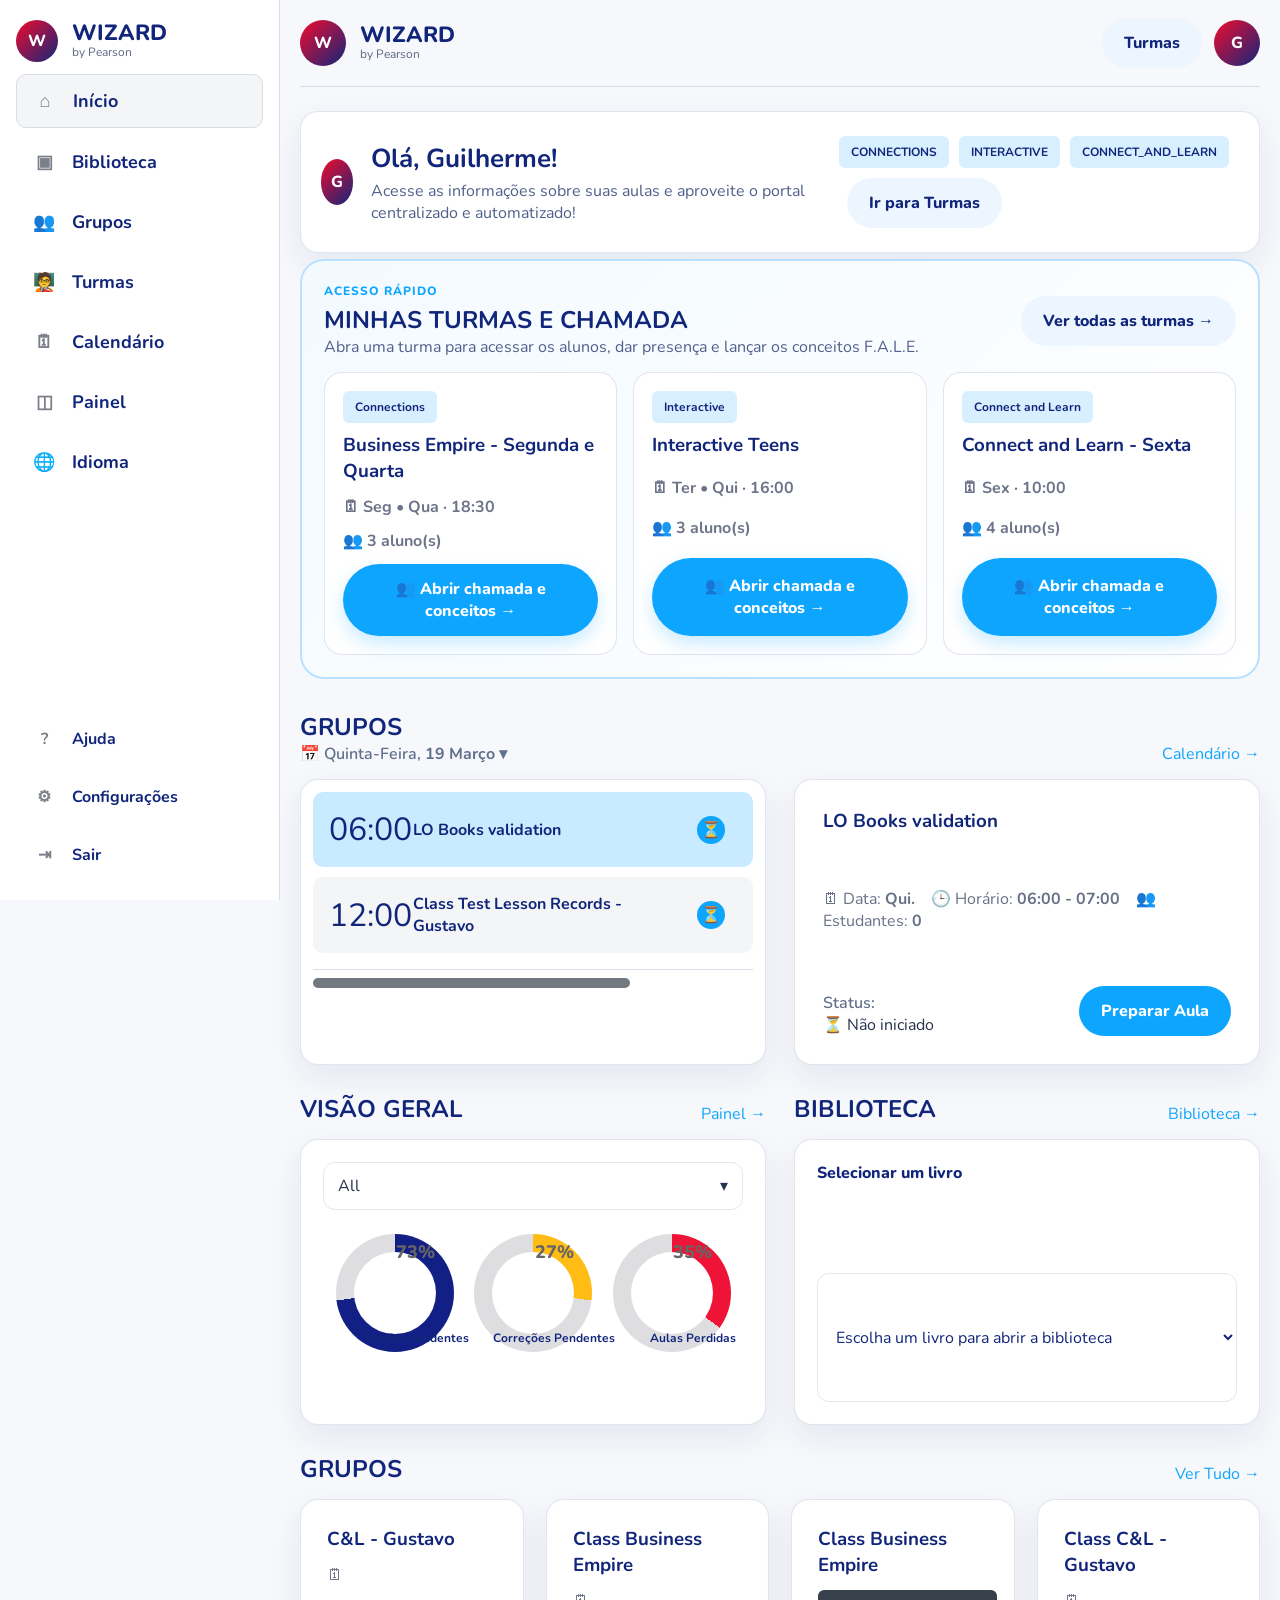
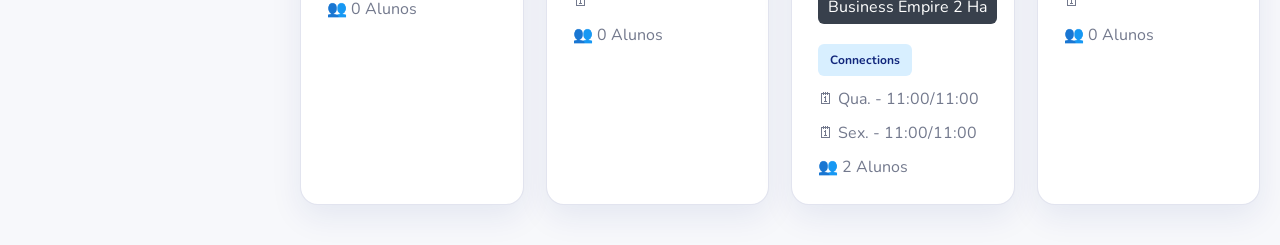
<file: index.html>
<!DOCTYPE html>
<html lang="pt-BR">
  <head>
    <meta charset="UTF-8" />
    <meta name="viewport" content="width=device-width, initial-scale=1.0" />
    <title>Wizard Portal</title>
    <link rel="preconnect" href="https://fonts.googleapis.com" />
    <link rel="preconnect" href="https://fonts.gstatic.com" crossorigin />
    <link href="https://fonts.googleapis.com/css2?family=Nunito:wght@400;600;700;800&display=swap" rel="stylesheet" />
    <link rel="stylesheet" href="styles.css?v=11" />
  </head>
  <body>
    <div class="app-shell">
      <aside class="sidebar" id="sidebar">
        <div class="sidebar__header">
          <div class="brand brand--sidebar">
            <div class="brand__mark">W</div>
            <div>
              <div class="brand__name">WIZARD</div>
              <div class="brand__sub">by Pearson</div>
            </div>
          </div>
          <button class="icon-button sidebar__close" id="closeSidebar" aria-label="Fechar menu">✕</button>
        </div>

        <nav class="sidebar__nav" id="navMenu">
          <a href="./index.html#home" class="nav-item is-active" data-nav-id="home"><span class="nav-item__icon">⌂</span><span>Início</span></a>
          <a href="./biblioteca.html" class="nav-item" data-nav-id="biblioteca"><span class="nav-item__icon">▣</span><span>Biblioteca</span></a>
          <a href="./grupos.html" class="nav-item" data-nav-id="grupos"><span class="nav-item__icon">👥</span><span>Grupos</span></a>
          <a href="./turmas.html" class="nav-item" data-nav-id="turmas"><span class="nav-item__icon">🧑‍🏫</span><span>Turmas</span></a>
          <a href="./index.html#calendario" class="nav-item" data-nav-id="calendario"><span class="nav-item__icon">🗓</span><span>Calendário</span></a>
          <a href="./index.html#painel" class="nav-item" data-nav-id="painel"><span class="nav-item__icon">◫</span><span>Painel</span></a>
          <a href="./index.html#idioma" class="nav-item" data-nav-id="idioma"><span class="nav-item__icon">🌐</span><span>Idioma</span></a>
        </nav>

        <div class="sidebar__footer">
          <button class="nav-item nav-item--ghost"><span class="nav-item__icon">?</span><span>Ajuda</span></button>
          <button class="nav-item nav-item--ghost"><span class="nav-item__icon">⚙</span><span>Configurações</span></button>
          <button class="nav-item nav-item--ghost"><span class="nav-item__icon">⇥</span><span>Sair</span></button>
        </div>
      </aside>

      <div class="overlay" id="overlay"></div>

      <main class="main-content">
        <header class="topbar">
          <div class="topbar__left">
            <button class="icon-button menu-toggle" id="openSidebar" aria-label="Abrir menu">☰</button>
            <div class="brand">
              <div class="brand__mark">W</div>
              <div>
                <div class="brand__name">WIZARD</div>
                <div class="brand__sub">by Pearson</div>
              </div>
            </div>
          </div>
          <div class="topbar__actions">
            <a href="./turmas.html" class="secondary-button topbar__link" id="topbarTurmasButton">Turmas</a>
            <div class="topbar__avatar">G</div>
          </div>
        </header>

        <section class="page page--active" data-page="home" id="home">
          <section class="hero card">
            <div class="hero__identity">
              <div class="hero__avatar">G</div>
              <div>
                <h1>Olá, Guilherme!</h1>
                <p>Acesse as informações sobre suas aulas e aproveite o portal centralizado e automatizado!</p>
              </div>
            </div>
            <div class="hero__tags">
              <span class="tag">CONNECTIONS</span>
              <span class="tag">INTERACTIVE</span>
              <span class="tag">CONNECT_AND_LEARN</span>
              <a href="./turmas.html" class="secondary-button hero__action" id="heroTurmasButton">Ir para Turmas</a>
            </div>
          </section>

          <section class="home-classes" aria-labelledby="homeClassesTitle">
            <div class="section-header">
              <div>
                <span class="flow-step">ACESSO RÁPIDO</span>
                <h2 id="homeClassesTitle">MINHAS TURMAS E CHAMADA</h2>
                <p>Abra uma turma para acessar os alunos, dar presença e lançar os conceitos F.A.L.E.</p>
              </div>
              <a href="./turmas.html" class="secondary-button" id="viewAllClassesButton">Ver todas as turmas →</a>
            </div>
            <div id="homeClassesList" class="home-classes__grid"></div>
          </section>

          <section class="section-header">
            <div>
              <h2>GRUPOS</h2>
              <div class="section-header__meta">📅 Quinta-Feira, <strong>19 Março</strong> ▾</div>
            </div>
            <a href="#" class="section-link">Calendário →</a>
          </section>

          <section class="grid-two">
            <div class="card agenda-card">
              <button class="agenda-item agenda-item--active">
                <span class="agenda-item__time">06:00</span>
                <span class="agenda-item__title">LO Books validation</span>
                <span class="status-pill">⏳</span>
              </button>
              <button class="agenda-item">
                <span class="agenda-item__time">12:00</span>
                <span class="agenda-item__title">Class Test Lesson Records - Gustavo</span>
                <span class="status-pill">⏳</span>
              </button>
              <div class="progress-line"><span></span></div>
            </div>
            <div class="card detail-card">
              <h3>LO Books validation</h3>
              <div class="detail-card__meta">🗓 Data: <strong>Qui.</strong> &nbsp;&nbsp; 🕒 Horário: <strong>06:00 - 07:00</strong> &nbsp;&nbsp; 👥 Estudantes: <strong>0</strong></div>
              <div class="detail-card__footer">
                <div>
                  <div class="muted-title">Status:</div>
                  <div class="detail-card__status">⏳ Não iniciado</div>
                </div>
                <button class="primary-button">Preparar Aula</button>
              </div>
            </div>
          </section>

          <section class="grid-two">
            <div>
              <section class="section-header">
                <h2>VISÃO GERAL</h2>
                <a href="#" class="section-link">Painel →</a>
              </section>
              <div class="card analytics-card">
                <div class="select-display">All <span>▾</span></div>
                <div class="analytics-card__charts">
                  <div class="ring ring--blue"><span>73%</span><small>Tarefas Pendentes</small></div>
                  <div class="ring ring--yellow"><span>27%</span><small>Correções Pendentes</small></div>
                  <div class="ring ring--red"><span>35%</span><small>Aulas Perdidas</small></div>
                </div>
              </div>
            </div>
            <div>
              <section class="section-header">
                <h2>BIBLIOTECA</h2>
                <a href="./biblioteca.html" class="section-link" id="homeLibraryLink">Biblioteca →</a>
              </section>
              <div class="card library-card">
                <label class="field-label" for="homeLibrarySelect">Selecionar um livro</label>
                <select class="library-select" id="homeLibrarySelect">
                  <option value="">Escolha um livro para abrir a biblioteca</option>
                </select>
              </div>
            </div>
          </section>

          <section class="section-header">
            <h2>GRUPOS</h2>
            <a href="#" class="section-link">Ver Tudo →</a>
          </section>
          <section class="groups-grid">
            <article class="card mini-group-card">
              <h3>C&amp;L - Gustavo</h3>
              <div class="mini-group-card__meta">🗓</div>
              <div class="mini-group-card__meta">👥 0 Alunos</div>
            </article>
            <article class="card mini-group-card">
              <h3>Class Business Empire</h3>
              <div class="mini-group-card__meta">🗓</div>
              <div class="mini-group-card__meta">👥 0 Alunos</div>
            </article>
            <article class="card mini-group-card">
              <h3>Class Business Empire</h3>
              <span class="label-dark">Business Empire 2 Ha</span>
              <span class="tag tag--small">Connections</span>
              <div class="mini-group-card__meta">🗓 Qua. - 11:00/11:00</div>
              <div class="mini-group-card__meta">🗓 Sex. - 11:00/11:00</div>
              <div class="mini-group-card__meta">👥 2 Alunos</div>
            </article>
            <article class="card mini-group-card">
              <h3>Class C&amp;L - Gustavo</h3>
              <div class="mini-group-card__meta">🗓</div>
              <div class="mini-group-card__meta">👥 0 Alunos</div>
            </article>
          </section>
        </section>

        <section class="page" data-page="biblioteca" id="biblioteca">
          <section class="section-header section-header--page">
            <div>
              <span class="flow-step">MATERIAIS DIDÁTICOS</span>
              <h1>Biblioteca</h1>
              <p>Selecione um livro para visualizar os materiais e recursos disponíveis.</p>
            </div>
          </section>

          <section class="card library-search-card">
            <div class="search-field">
              <span>⌕</span>
              <input id="librarySearch" type="search" placeholder="Buscar livro pelo nome" aria-label="Buscar livro pelo nome" />
            </div>
          </section>

          <section id="libraryBooks" class="library-books" aria-live="polite"></section>
          <div id="libraryFeedback" class="library-feedback hidden" role="status"></div>
          <section id="libraryEmpty" class="card empty-state hidden">
            <div class="empty-state__icon">📚</div>
            <h3>Nenhum livro encontrado</h3>
            <p>Tente buscar usando outro nome.</p>
          </section>
        </section>

        <section class="page" data-page="turmas" id="turmas">
          <div id="classesOverview">
          <section class="section-header section-header--page">
            <div>
              <h1>Turmas</h1>
              <p>Gerencie as suas turmas, horários e integrantes dentro do mesmo fluxo do portal.</p>
            </div>
            <button class="primary-button" id="createClassButton">Criar Turma</button>
          </section>

          <section class="classes-callout" aria-label="Como registrar uma aula">
            <div class="classes-callout__icon">✓</div>
            <div>
              <span class="flow-step">PASSO 1 DE 3</span>
              <strong>Faça a chamada e lance os conceitos da aula</strong>
              <p>Clique em <b>Abrir turma e chamada</b>, escolha um aluno e registre presença e conceitos F.A.L.E.</p>
            </div>
          </section>

          <section class="card filters-card">
            <div class="search-field">
              <span>⌕</span>
              <input id="classSearch" type="text" placeholder="Buscar turma por nome ou modalidade" />
            </div>
            <div class="select-field">
              <label for="modalityFilter">Modalidade</label>
              <select id="modalityFilter">
                <option value="all">Todas</option>
              </select>
            </div>
          </section>

          <section id="classesSummary" class="stats-strip"></section>
          <section id="classesList" class="classes-grid"></section>
          <section id="emptyState" class="card empty-state hidden">
            <div class="empty-state__icon">📚</div>
            <h3>Você ainda não possui turmas cadastradas</h3>
            <p>Crie a primeira turma para organizar dias, horários e alunos no portal.</p>
            <button class="primary-button" id="emptyCreateButton">Criar Turma</button>
          </section>
          </div>

          <section id="classDetail" class="detail-view hidden" aria-live="polite"></section>
          <section id="studentRecord" class="detail-view hidden" aria-live="polite"></section>
        </section>

        <section class="page" data-page="grupos" id="grupos">
          <section class="section-header section-header--page"><div><h1>Grupos</h1><p>Acompanhe os grupos e seus integrantes.</p></div></section>
          <section class="card simple-page-card"><span class="simple-page-card__icon">👥</span><div><h2>Seus grupos</h2><p>Os grupos cadastrados estão disponíveis na página inicial do portal.</p><a class="primary-button" href="./index.html#home">Ver grupos na página inicial</a></div></section>
        </section>

        <section class="page" data-page="calendario" id="calendario">
          <section class="section-header section-header--page"><div><h1>Calendário</h1><p>Consulte a programação das suas aulas.</p></div></section>
          <section class="card simple-page-card"><span class="simple-page-card__icon">🗓</span><div><h2>Agenda de aulas</h2><p>Use a agenda da página inicial para acompanhar os próximos horários.</p><a class="primary-button" href="./index.html#home">Abrir agenda</a></div></section>
        </section>

        <section class="page" data-page="painel" id="painel">
          <section class="section-header section-header--page"><div><h1>Painel</h1><p>Visualize um resumo do desempenho das suas turmas.</p></div></section>
          <section class="card simple-page-card"><span class="simple-page-card__icon">◫</span><div><h2>Visão geral</h2><p>Os principais indicadores estão disponíveis na página inicial.</p><a class="primary-button" href="./index.html#home">Ver indicadores</a></div></section>
        </section>

        <section class="page" data-page="idioma" id="idioma">
          <section class="section-header section-header--page"><div><h1>Idioma</h1><p>Defina o idioma utilizado no portal.</p></div></section>
          <section class="card simple-page-card"><span class="simple-page-card__icon">🌐</span><div><h2>Português (Brasil)</h2><p>Este é o idioma ativo para a sua conta.</p><button class="secondary-button" type="button" disabled>Idioma selecionado</button></div></section>
        </section>
      </main>
    </div>

    <div class="modal hidden" id="classModal" aria-hidden="true">
      <div class="modal__backdrop" id="modalBackdrop"></div>
      <div class="modal__panel card">
        <div class="modal__header">
          <div>
            <h2 id="modalTitle">Criar Turma</h2>
            <p id="modalSubtitle">Preencha as informações da turma e selecione os alunos.</p>
          </div>
          <button class="icon-button" id="closeModal" aria-label="Fechar modal">✕</button>
        </div>
        <form id="classForm" class="form-layout">
          <div class="field-group">
            <label for="className">Nome da turma</label>
            <input id="className" name="className" type="text" placeholder="Ex.: Business Empire - Segunda e Quarta" required />
          </div>

          <div class="field-group">
            <span class="field-label">Dias da semana</span>
            <div class="weekday-grid" id="weekdayGrid"></div>
          </div>

          <div class="time-grid">
            <div class="field-group">
              <label for="startTime">Horário inicial</label>
              <input id="startTime" name="startTime" type="time" required />
            </div>
            <div class="field-group">
              <label for="endTime">Horário final</label>
              <input id="endTime" name="endTime" type="time" required />
            </div>
          </div>

          <div class="field-group">
            <label for="classModality">Modalidade</label>
            <select id="classModality" name="classModality" required></select>
          </div>

          <div class="field-group">
            <label for="classRoom">Sala</label>
            <select id="classRoom" name="classRoom" required></select>
            <div id="roomHelper" class="helper-text">Selecione a sala para evitar conflito com outros professores.</div>
            <div id="classConflict" class="conflict-message hidden" role="alert"></div>
          </div>

          <div class="field-group">
            <label for="studentSearch">Inserir integrantes / alunos</label>
            <div class="student-selector">
              <div class="search-field search-field--compact">
                <span>⌕</span>
                <input id="studentSearch" type="text" placeholder="Pesquisar aluno por nome" />
              </div>
              <div id="selectedStudents" class="chip-list"></div>
              <div id="studentOptions" class="student-options"></div>
            </div>
          </div>

          <div class="modal__actions">
            <button type="button" class="secondary-button" id="cancelModal">Cancelar</button>
            <button type="submit" class="primary-button" id="saveClassButton">Salvar Turma</button>
          </div>
        </form>
      </div>
    </div>

    <script src="script.js?v=11"></script>
  </body>
</html>
</file>
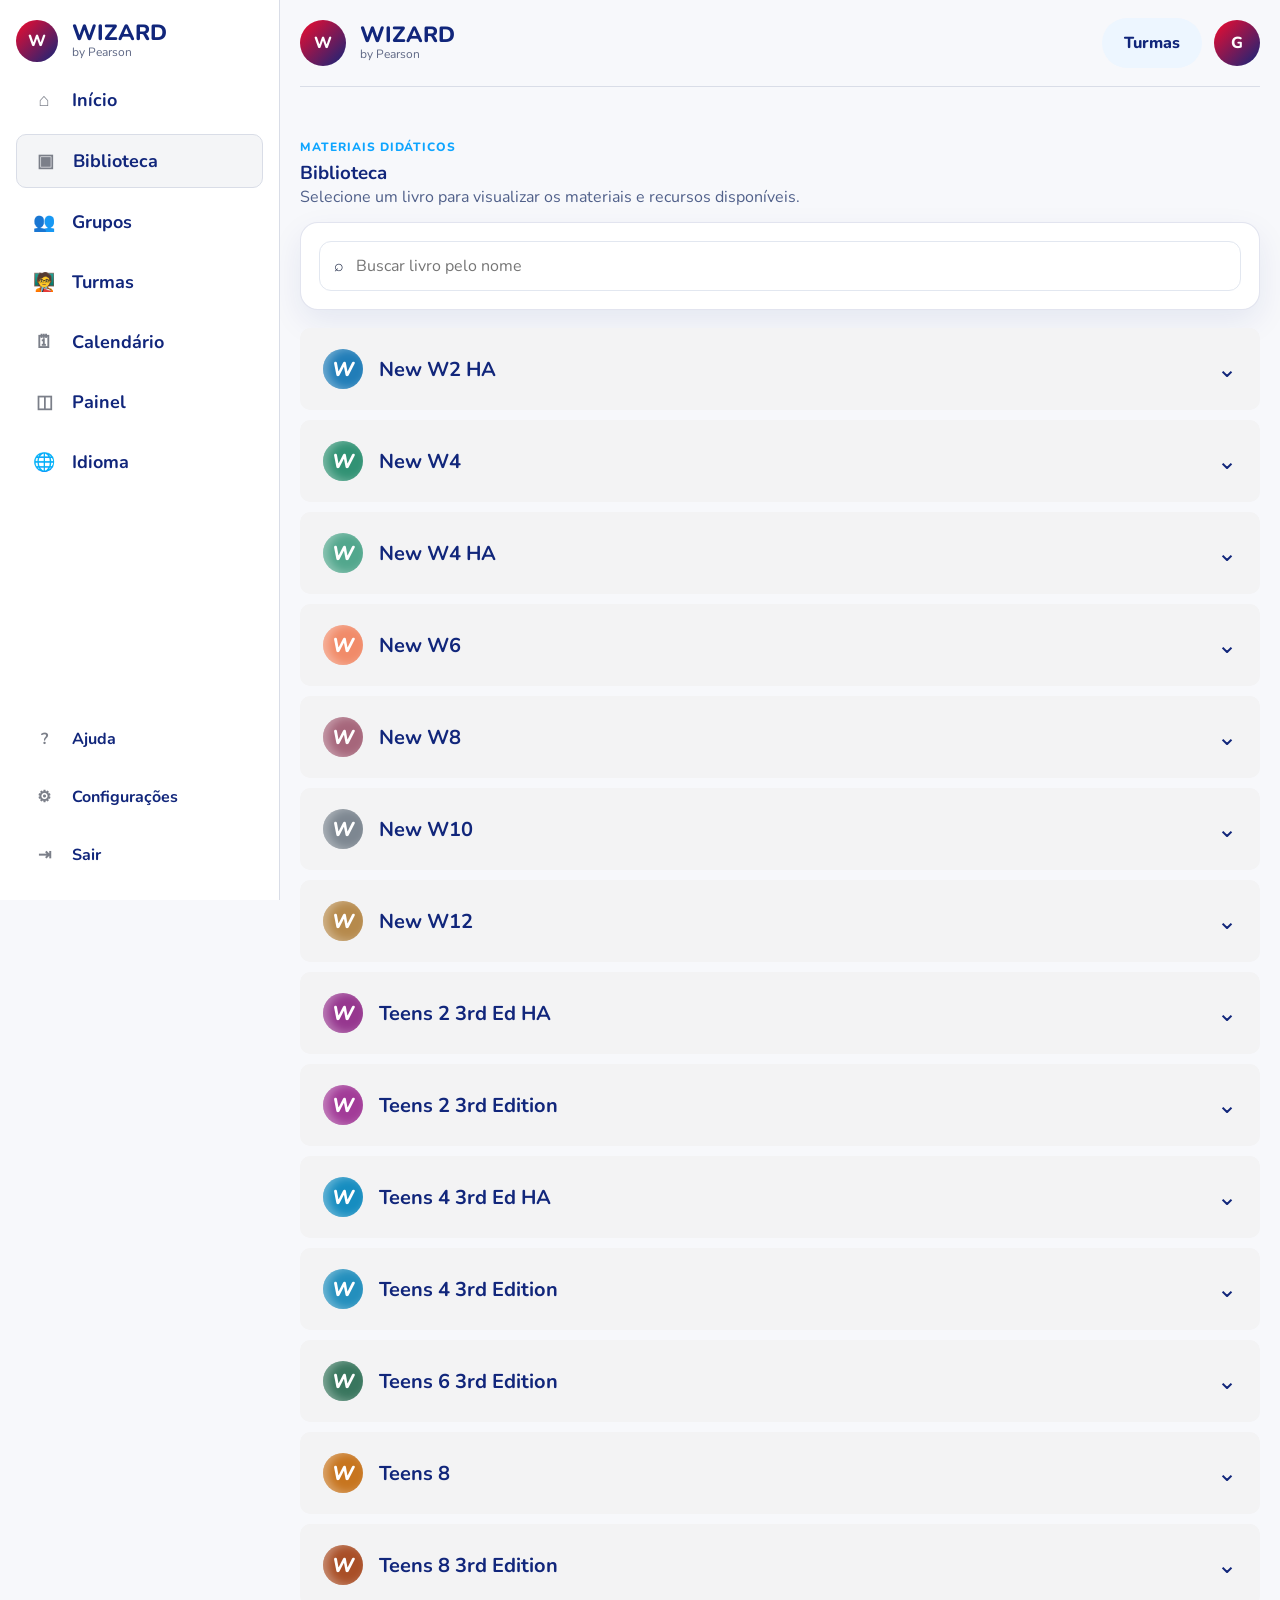
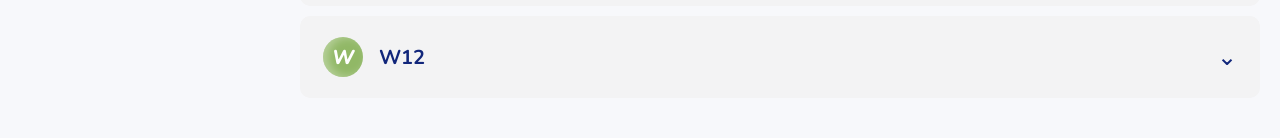
<file: biblioteca.html>
<!DOCTYPE html>
<html lang="pt-BR">
  <head>
    <meta charset="UTF-8" />
    <meta name="viewport" content="width=device-width, initial-scale=1.0" />
    <meta http-equiv="refresh" content="0; url=./index.html#biblioteca" />
    <title>Biblioteca — Wizard Portal</title>
    <script>window.location.replace('./index.html#biblioteca');</script>
  </head>
  <body>
    <p>Abrindo a <a href="./index.html#biblioteca">Biblioteca</a>…</p>
  </body>
</html>
</file>
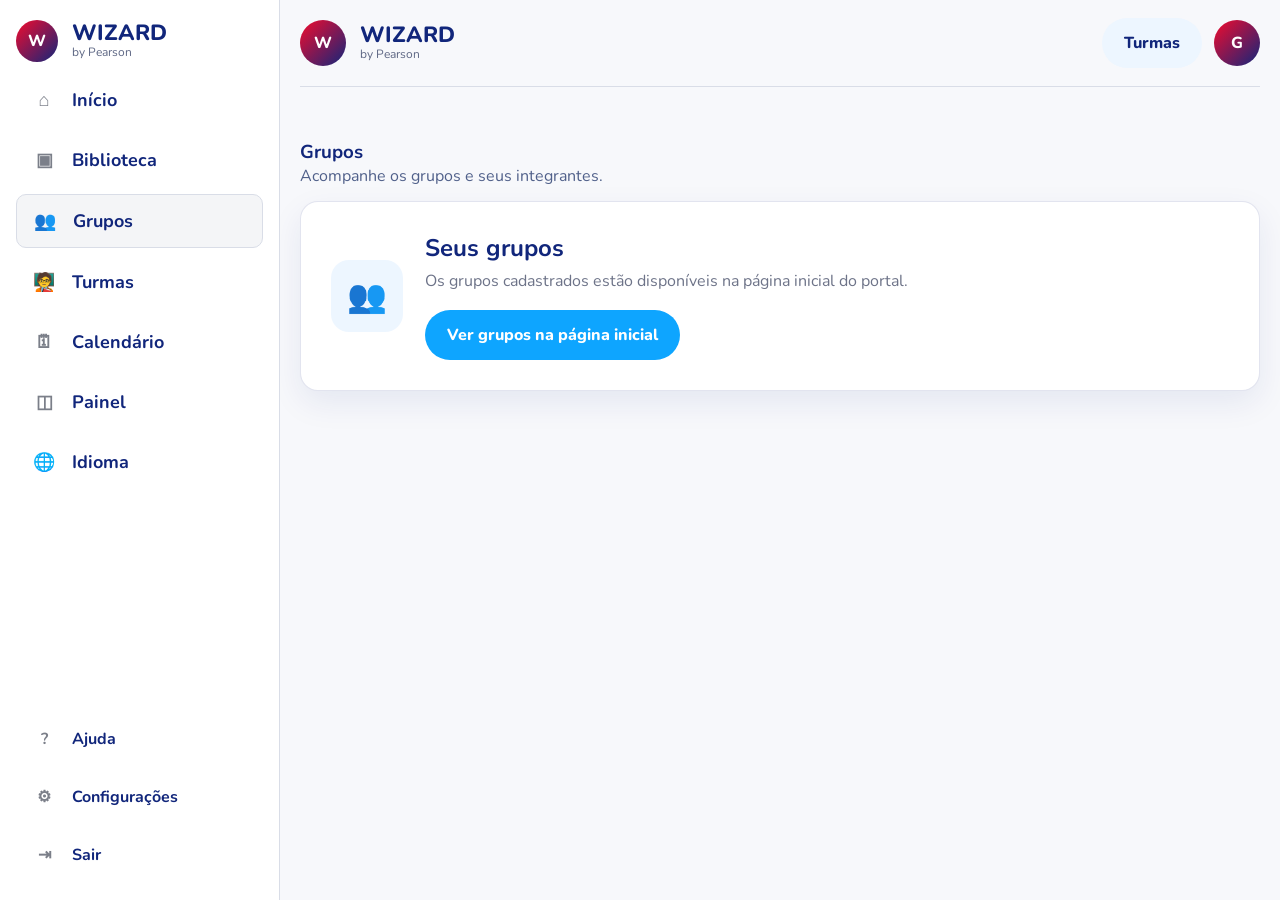
<file: grupos.html>
<!DOCTYPE html>
<html lang="pt-BR">
  <head>
    <meta charset="UTF-8" />
    <meta name="viewport" content="width=device-width, initial-scale=1.0" />
    <meta http-equiv="refresh" content="0; url=./index.html#grupos" />
    <title>Grupos — Wizard Portal</title>
    <script>window.location.replace('./index.html#grupos');</script>
  </head>
  <body>
    <p>Abrindo <a href="./index.html#grupos">Grupos</a>…</p>
  </body>
</html>
</file>
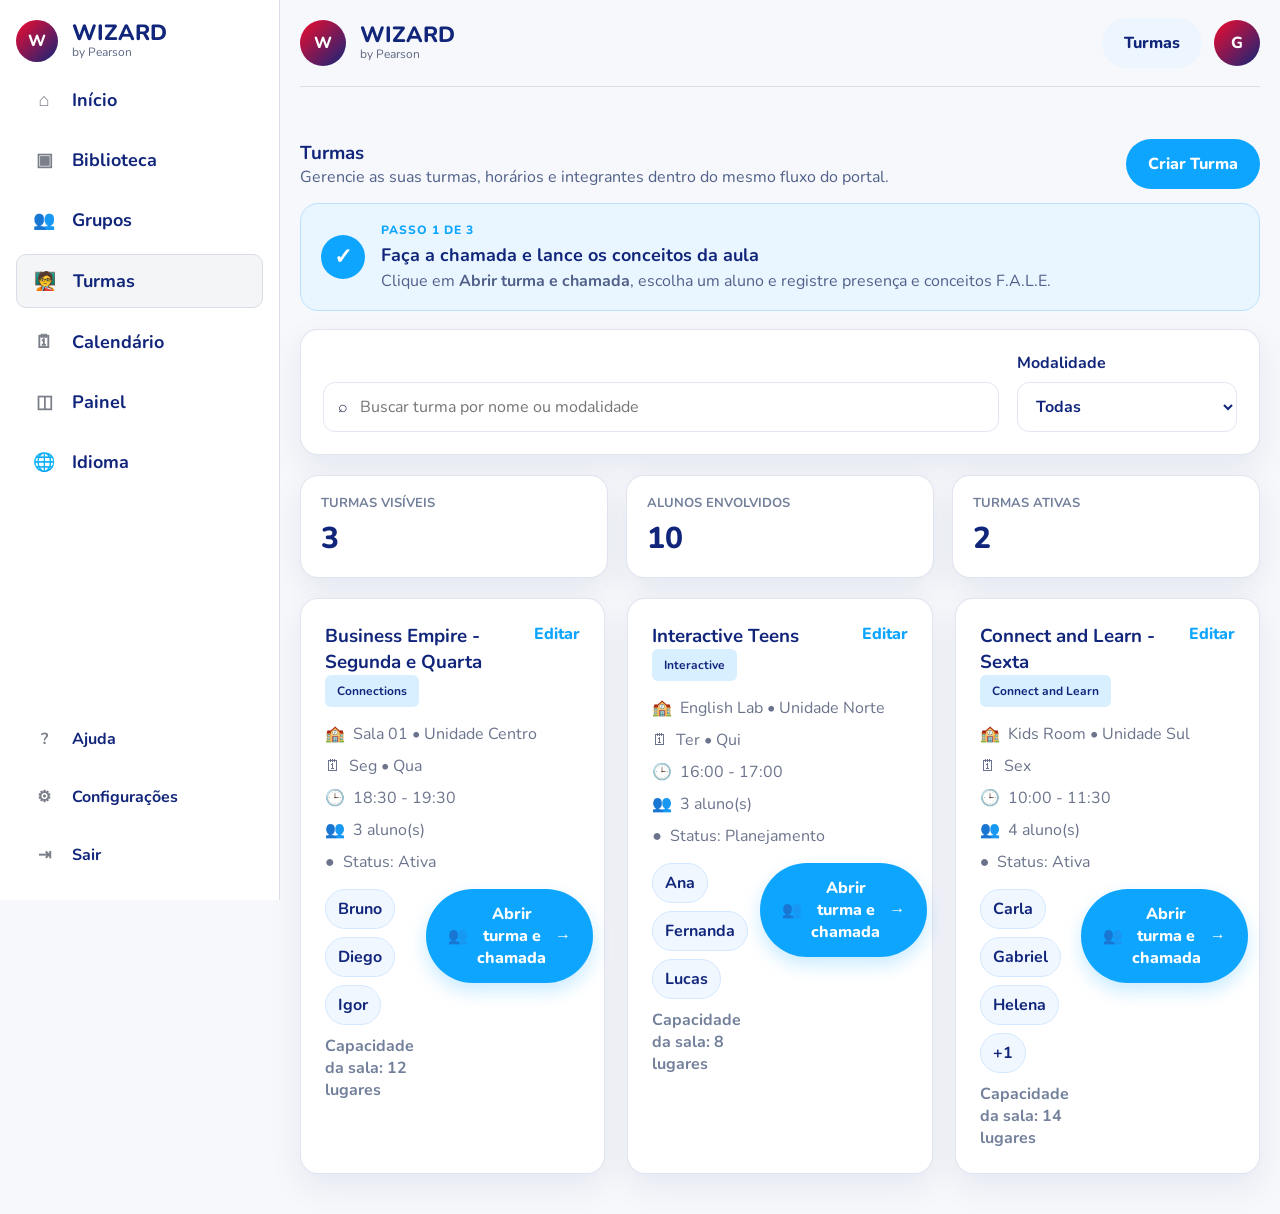
<file: turmas.html>
<!DOCTYPE html>
<html lang="pt-BR">
  <head>
    <meta charset="UTF-8" />
    <meta name="viewport" content="width=device-width, initial-scale=1.0" />
    <meta http-equiv="refresh" content="0; url=./index.html#turmas" />
    <title>Minhas Turmas — Wizard Portal</title>
    <script>window.location.replace('./index.html#turmas');</script>
  </head>
  <body>
    <p>Abrindo <a href="./index.html#turmas">Minhas Turmas</a>…</p>
  </body>
</html>
</file>
<file: styles.css>
:root {
  --bg: #f7f8fb;
  --surface: #ffffff;
  --surface-muted: #f4f5f7;
  --border: #d9dde7;
  --primary: #11267b;
  --primary-soft: #d8efff;
  --accent: #0ea5ff;
  --text: #26314d;
  --muted: #6d7388;
  --shadow: 0 12px 32px rgba(17, 38, 123, 0.08);
  --radius-xl: 24px;
  --radius-lg: 18px;
  --radius-md: 14px;
}

* { box-sizing: border-box; }
body {
  margin: 0;
  font-family: 'Nunito', sans-serif;
  background: var(--bg);
  color: var(--text);
}
button, input, select { font: inherit; }
button { cursor: pointer; }
.secondary-button { text-decoration: none; display: inline-flex; align-items: center; justify-content: center; }
.primary-button { text-decoration: none; display: inline-flex; align-items: center; justify-content: center; }
.hidden { display: none !important; }

.app-shell { min-height: 100vh; display: flex; }

.sidebar {
  width: 280px;
  background: var(--surface);
  border-right: 1px solid var(--border);
  display: flex;
  flex-direction: column;
  padding: 20px 16px;
  gap: 12px;
  position: sticky;
  top: 0;
  height: 100vh;
  z-index: 30;
  flex-shrink: 0;
}
.sidebar__header,
.topbar,
.topbar__left,
.topbar__actions {
  display: flex;
  align-items: center;
  justify-content: space-between;
}
.brand { display: flex; align-items: center; gap: 14px; }
.brand__mark,
.hero__avatar,
.topbar__avatar {
  width: 46px;
  height: 46px;
  border-radius: 50%;
  background: linear-gradient(135deg, #f30b2d, #11267b);
  color: #fff;
  display: grid;
  place-items: center;
  font-weight: 800;
}
.brand--sidebar .brand__mark { width: 42px; height: 42px; }
.brand__name { font-size: 22px; font-weight: 800; color: var(--primary); line-height: 1; }
.brand__sub { font-size: 12px; color: #5e6784; }

.icon-button {
  width: 42px;
  height: 42px;
  border-radius: 50%;
  border: 1px solid var(--border);
  background: var(--surface);
  color: var(--primary);
}

.sidebar__nav,
.sidebar__footer {
  display: flex;
  flex-direction: column;
  gap: 8px;
}
.sidebar .sidebar__nav:not(#navMenu) { display: none !important; }
#navMenu [data-nav-id="home"] ~ [data-nav-id="home"],
#navMenu [data-nav-id="biblioteca"] ~ [data-nav-id="biblioteca"],
#navMenu [data-nav-id="grupos"] ~ [data-nav-id="grupos"],
#navMenu [data-nav-id="turmas"] ~ [data-nav-id="turmas"],
#navMenu [data-nav-id="calendario"] ~ [data-nav-id="calendario"],
#navMenu [data-nav-id="painel"] ~ [data-nav-id="painel"],
#navMenu [data-nav-id="idioma"] ~ [data-nav-id="idioma"] { display: none !important; }
.sidebar__footer { margin-top: auto; padding-top: 12px; }

.nav-item {
  display: flex;
  align-items: center;
  gap: 16px;
  border: none;
  background: transparent;
  color: var(--primary);
  padding: 14px 16px;
  border-radius: 10px;
  font-size: 18px;
  font-weight: 700;
  text-align: left;
  text-decoration: none;
}
.nav-item__icon { width: 24px; text-align: center; color: #7b7f89; }
.nav-item:hover,
.nav-item.is-active {
  background: var(--surface-muted);
  border: 1px solid var(--border);
}
.nav-item--ghost { font-size: 16px; }

.overlay {
  position: fixed;
  inset: 0;
  background: rgba(47, 56, 86, 0.45);
  z-index: 20;
  opacity: 0;
  pointer-events: none;
  transition: .25s ease;
}
.overlay--visible { opacity: 1; pointer-events: auto; }

.main-content { flex: 1; min-width: 0; padding: 18px 20px 40px; }
.topbar { padding-bottom: 18px; border-bottom: 1px solid var(--border); }
.topbar__left { gap: 12px; }
.topbar__actions { gap: 12px; }
.topbar__link { padding: 12px 18px; }

.page { display: none; padding-top: 24px; }
.page--active { display: block; }
.page:target { display: block; }
body:has(.page:target) .page--active:not(:target) { display: none; }

.card {
  background: var(--surface);
  border: 1px solid rgba(17, 38, 123, 0.12);
  border-radius: var(--radius-lg);
  box-shadow: var(--shadow);
}

.hero { display: flex; align-items: center; justify-content: space-between; padding: 24px 20px; gap: 16px; }
.hero__identity { display: flex; align-items: center; gap: 18px; }
.hero h1, .section-header h1, .section-header h2, .card h3 { color: var(--primary); margin: 0; }
.hero h1 { font-size: 26px; margin-bottom: 4px; }
.hero p, .section-header p { margin: 0; color: #50608a; }
.hero__tags { display: flex; flex-wrap: wrap; gap: 10px; }
.hero__action { margin-left: 8px; }

.tag {
  display: inline-flex;
  align-items: center;
  justify-content: center;
  padding: 8px 12px;
  border-radius: 6px;
  background: var(--primary-soft);
  color: var(--primary);
  font-weight: 700;
  font-size: 12px;
}
.tag--small { width: max-content; margin-top: 8px; }

.section-header {
  display: flex;
  justify-content: space-between;
  align-items: flex-end;
  margin: 28px 0 14px;
  gap: 12px;
}
.section-header--page { align-items: center; }
.section-link { text-decoration: none; color: var(--accent); }
.section-header__meta,
.muted-title { color: #61708d; font-weight: 600; }

.grid-two { display: grid; grid-template-columns: 1fr 1fr; gap: 28px; }
.agenda-card, .detail-card, .analytics-card, .library-card { min-height: 286px; }
.agenda-card { padding: 12px; }
.agenda-item {
  width: 100%;
  display: grid;
  grid-template-columns: 72px 1fr 40px;
  align-items: center;
  gap: 12px;
  padding: 16px;
  border: none;
  border-radius: 10px;
  background: var(--surface-muted);
  color: var(--primary);
  text-align: left;
  font-weight: 700;
}
.agenda-item + .agenda-item { margin-top: 10px; }
.agenda-item--active { background: #c9ebff; }
.agenda-item__time { font-size: 32px; font-weight: 400; }
.status-pill {
  width: 28px;
  height: 28px;
  border-radius: 50%;
  display: grid;
  place-items: center;
  background: var(--accent);
  color: #fff;
}
.progress-line { margin: 16px 0 0; height: 20px; border-top: 1px solid var(--border); padding-top: 8px; }
.progress-line span { display: block; width: 72%; height: 10px; background: #737980; border-radius: 999px; }
.detail-card { padding: 28px; display: flex; flex-direction: column; justify-content: space-between; }
.detail-card__meta { color: #687187; }
.detail-card__footer { display: flex; align-items: flex-end; justify-content: space-between; gap: 16px; }

.primary-button,
.secondary-button {
  border: none;
  border-radius: 999px;
  padding: 14px 22px;
  font-weight: 800;
}
.primary-button { background: var(--accent); color: #fff; }
.secondary-button { background: #edf6ff; color: var(--primary); }

.select-display,
.search-field,
.select-field select,
.field-group input,
.field-group select,
.student-options,
.weekday-option {
  border: 1px solid #e2e7f0;
  border-radius: 12px;
  background: #fff;
}
.analytics-card, .library-card, .filters-card { padding: 22px; }
.library-card { display: grid; gap: 10px; }
.library-select { width: 100%; padding: 12px 14px; border: 1px solid #e2e7f0; border-radius: 12px; background: #fff; color: var(--primary); }
.select-display { display: flex; justify-content: space-between; align-items: center; padding: 12px 14px; }
.analytics-card__charts { display: flex; justify-content: space-evenly; gap: 18px; padding: 24px 10px 10px; flex-wrap: wrap; }
.ring {
  width: 118px;
  height: 118px;
  border-radius: 50%;
  display: grid;
  place-items: center;
  position: relative;
  background: conic-gradient(var(--ring-color) 0 var(--ring-size), #dedee0 var(--ring-size) 100%);
}
.ring::before { content: ''; position: absolute; inset: 18px; background: #fff; border-radius: 50%; }
.ring span, .ring small { position: relative; z-index: 1; display: block; text-align: center; }
.ring span { font-size: 18px; font-weight: 800; color: #666; }
.ring small { margin-top: 54px; width: 160px; color: var(--primary); font-size: 12px; font-weight: 700; }
.ring--blue { --ring-color: #121f84; --ring-size: 73%; }
.ring--yellow { --ring-color: #ffbc14; --ring-size: 27%; }
.ring--red { --ring-color: #ef1437; --ring-size: 35%; }

.groups-grid { display: grid; grid-template-columns: repeat(4, minmax(0, 1fr)); gap: 22px; }
.classes-grid { display: grid; grid-template-columns: repeat(auto-fit, minmax(300px, 1fr)); gap: 22px; }
.home-classes { margin: 6px 0 32px; padding: 22px; border: 2px solid #b9e1ff; border-radius: var(--radius-xl); background: linear-gradient(135deg, #f3faff, #fff); }
.home-classes .section-header { margin-top: 0; align-items: center; }
.home-classes__grid { display: grid; grid-template-columns: repeat(3, minmax(0, 1fr)); gap: 16px; }
.home-class-card { padding: 18px; display: grid; gap: 12px; box-shadow: none; }
.home-class-card h3 { margin: 9px 0 0; }
.home-class-card__meta { color: var(--muted); font-weight: 700; }
.mini-group-card { min-height: 250px; padding: 26px; display: flex; flex-direction: column; gap: 12px; }
.mini-group-card__meta { color: #73798d; }
.label-dark { display: inline-flex; padding: 6px 10px; border-radius: 6px; background: #38404c; color: #fff; width: max-content; }

.filters-card { display: grid; grid-template-columns: 1.5fr 220px; gap: 18px; align-items: end; }
.classes-callout { display: flex; align-items: center; gap: 16px; padding: 18px 20px; margin-bottom: 18px; color: var(--primary); background: #eaf6ff; border: 1px solid #b9e1ff; border-radius: var(--radius-lg); }
.classes-callout__icon { width: 44px; height: 44px; flex: 0 0 44px; display: grid; place-items: center; border-radius: 50%; background: var(--accent); color: #fff; font-size: 22px; font-weight: 800; }
.classes-callout strong { font-size: 18px; }
.classes-callout p { margin: 3px 0 0; color: #50608a; }
.search-field { display: flex; align-items: center; gap: 10px; padding: 12px 14px; }
.search-field input { width: 100%; border: none; outline: none; background: transparent; color: var(--primary); }
.select-field { display: flex; flex-direction: column; gap: 8px; color: var(--primary); font-weight: 700; }
.select-field select, .field-group select, .field-group input { padding: 12px 14px; color: var(--primary); }

.stats-strip { display: grid; grid-template-columns: repeat(3, minmax(0, 1fr)); gap: 18px; margin: 20px 0; }
.stat-card { padding: 18px 20px; }
.stat-card__label { color: #73809b; font-weight: 700; font-size: 13px; text-transform: uppercase; }
.stat-card__value { color: var(--primary); font-size: 30px; font-weight: 800; margin-top: 6px; }

.class-card { padding: 24px; display: flex; flex-direction: column; gap: 16px; }
.class-card--clickable { cursor: pointer; transition: transform .2s ease, box-shadow .2s ease; }
.class-card--clickable:hover { transform: translateY(-3px); box-shadow: 0 16px 36px rgba(17, 38, 123, 0.15); }
.class-card--clickable:focus-visible { outline: 3px solid var(--accent); outline-offset: 3px; }
.class-card__header,
.class-card__footer { display: flex; justify-content: space-between; gap: 12px; align-items: flex-start; }
.class-card__meta { display: grid; gap: 10px; color: #6b748c; }
.class-card__meta-item { display: flex; align-items: center; gap: 8px; }
.class-card__students { display: flex; flex-wrap: wrap; gap: 8px; }
.class-card__capacity { margin-top: 10px; color: #73809b; font-weight: 700; }
.class-card__open { width: 100%; display: flex; align-items: center; justify-content: center; gap: 9px; box-shadow: 0 8px 18px rgba(14, 165, 255, .22); }

.chip {
  display: inline-flex;
  align-items: center;
  gap: 8px;
  padding: 8px 12px;
  border-radius: 999px;
  background: #f0f7ff;
  color: var(--primary);
  font-weight: 700;
  border: 1px solid #d4e9ff;
}
.chip button { border: none; background: none; color: #7a8197; padding: 0; }
.edit-link { border: none; background: none; color: var(--accent); font-weight: 800; padding: 0; }
.detail-view { display: grid; gap: 20px; }
.breadcrumb-button { border: none; background: none; color: var(--accent); font-weight: 800; padding: 0; width: max-content; }
.detail-hero { padding: 24px; display: flex; justify-content: space-between; align-items: flex-start; gap: 20px; }
.detail-hero h1 { color: var(--primary); margin: 6px 0; }
.detail-hero p { color: var(--muted); margin: 0; }
.student-list { display: grid; gap: 12px; }
.student-row { width: 100%; border: 1px solid var(--border); background: var(--surface); border-radius: 14px; padding: 16px; display: flex; align-items: center; justify-content: space-between; gap: 16px; text-align: left; color: var(--text); }
.student-row:hover { border-color: var(--accent); background: #f8fcff; }
.student-row strong { color: var(--primary); display: block; font-size: 17px; }
.student-row span { color: var(--muted); }
.student-row__action { color: var(--accent) !important; font-weight: 800; white-space: nowrap; }
.record-card { padding: 24px; }
.record-card h2 { color: var(--primary); margin: 0 0 18px; }
.flow-step { display: block; margin-bottom: 5px; color: var(--accent); font-size: 12px; font-weight: 800; letter-spacing: .08em; }
.lesson-form { display: grid; gap: 20px; }
.lesson-info-grid { display: grid; grid-template-columns: 1fr 1fr; gap: 18px; }
.attendance-options { display: flex; flex-wrap: wrap; gap: 10px; }
.attendance-option { position: relative; }
.attendance-option input { position: absolute; opacity: 0; pointer-events: none; }
.attendance-option span { display: block; padding: 11px 16px; border: 1px solid var(--border); border-radius: 999px; color: var(--primary); font-weight: 800; cursor: pointer; }
.attendance-option input:checked + span { color: #fff; background: var(--primary); border-color: var(--primary); }
.fale-grid { display: grid; grid-template-columns: repeat(4, minmax(0, 1fr)); gap: 14px; }
.concept-legend { display: flex; flex-wrap: wrap; gap: 8px; margin: 10px 0 14px; }
.concept-legend span { padding: 7px 10px; border-radius: 999px; background: #edf6ff; color: var(--primary); font-size: 13px; }
.fale-field { border: 1px solid var(--border); border-radius: 14px; padding: 15px; display: grid; gap: 8px; }
.fale-field strong { color: var(--primary); }
.fale-field small { color: var(--muted); min-height: 34px; }
.fale-field select, .lesson-date, .lesson-notes { width: 100%; border: 1px solid #e2e7f0; border-radius: 10px; padding: 11px 12px; color: var(--primary); background: #fff; }
.lesson-notes { resize: vertical; min-height: 90px; }
.save-feedback { color: #0f6d38; background: #eefbf3; border: 1px solid #b7e3c8; padding: 12px; border-radius: 12px; font-weight: 800; }
.history-list { display: grid; gap: 10px; }
.history-row { border: 1px solid var(--border); border-radius: 12px; padding: 14px; display: grid; grid-template-columns: 140px 120px 1fr; gap: 14px; align-items: center; }
.history-row__concepts { display: flex; flex-wrap: wrap; gap: 8px; color: var(--primary); font-weight: 700; }
.empty-state { padding: 46px 24px; text-align: center; margin-top: 18px; }
.library-search-card { padding: 18px; margin-bottom: 18px; }
.library-books { display: grid; gap: 10px; }
.library-book { overflow: hidden; border-radius: 10px; background: #f3f3f4; border: 1px solid transparent; }
.library-book[open] { border-color: #b9e1ff; background: #fff; box-shadow: var(--shadow); }
.library-book__button { width: 100%; min-height: 80px; padding: 16px 22px; border: 0; background: transparent; color: var(--primary); display: flex; justify-content: space-between; align-items: center; text-align: left; }
.library-book__button::-webkit-details-marker { display: none; }
.library-book__button::marker { content: ''; }
.library-book__identity { display: flex; align-items: center; gap: 16px; font-size: 20px; }
.library-book__cover { width: 40px; height: 40px; flex: 0 0 40px; border-radius: 50%; display: grid; place-items: center; color: #fff; font-weight: 800; font-style: italic; background: var(--book-color); box-shadow: inset 5px 0 10px rgba(255,255,255,.35); }
.library-book__chevron { font-size: 24px; transition: transform .2s ease; }
.library-book[open] .library-book__chevron { transform: rotate(180deg); }
.library-book__content { display: grid; grid-template-columns: repeat(3, minmax(0, 1fr)); gap: 12px; padding: 0 22px 22px 78px; }
.library-resource { border: 1px solid var(--border); border-radius: 12px; padding: 14px; background: #fff; color: var(--primary); display: grid; grid-template-columns: auto 1fr auto; align-items: center; gap: 10px; text-align: left; }
.library-resource:hover { border-color: var(--accent); background: #f8fcff; }
.library-resource strong, .library-resource small { display: block; }
.library-resource small { color: var(--muted); margin-top: 3px; }
.library-feedback { position: sticky; bottom: 18px; margin-top: 16px; padding: 14px 18px; border-radius: 12px; background: var(--primary); color: #fff; box-shadow: 0 12px 30px rgba(17, 38, 123, .25); display: grid; gap: 2px; }
.library-feedback span { font-size: 14px; opacity: .85; }
.simple-page-card { padding: 30px; display: flex; align-items: center; gap: 22px; }
.simple-page-card h2 { color: var(--primary); margin: 0 0 6px; }
.simple-page-card p { color: var(--muted); margin: 0 0 18px; }
.simple-page-card__icon { width: 72px; height: 72px; flex: 0 0 72px; border-radius: 18px; display: grid; place-items: center; background: #edf6ff; font-size: 32px; }

.modal { position: fixed; inset: 0; z-index: 40; display: grid; place-items: center; }
.modal__backdrop { position: absolute; inset: 0; background: rgba(31, 39, 67, 0.45); }
.modal__panel { position: relative; width: min(900px, calc(100vw - 32px)); max-height: calc(100vh - 40px); overflow: auto; padding: 28px; }
.modal__header { display: flex; justify-content: space-between; align-items: flex-start; gap: 16px; margin-bottom: 20px; }
.form-layout, .field-group, .student-selector { display: grid; gap: 14px; }
.field-group label, .field-label { color: var(--primary); font-weight: 800; }
.helper-text { color: #73809b; font-size: 14px; font-weight: 700; }
.conflict-message { border-radius: 12px; padding: 10px 12px; font-size: 14px; font-weight: 800; }
.conflict-message--error { color: #b42318; background: #fff1f0; border: 1px solid #f5c2c0; }
.conflict-message--success { color: #0f6d38; background: #eefbf3; border: 1px solid #b7e3c8; }
.weekday-grid { display: grid; grid-template-columns: repeat(7, minmax(0, 1fr)); gap: 10px; }
.weekday-option { padding: 12px; display: flex; justify-content: center; align-items: center; color: var(--primary); font-weight: 700; cursor: pointer; }
.weekday-option input { display: none; }
.weekday-option.is-selected { background: var(--primary-soft); border-color: #bfe0ff; }
.time-grid { display: grid; grid-template-columns: 1fr 1fr; gap: 18px; }
.search-field--compact { padding: 10px 12px; }
.chip-list { display: flex; flex-wrap: wrap; gap: 10px; min-height: 24px; }
.student-options { max-height: 220px; overflow: auto; padding: 8px; display: grid; gap: 8px; }
.student-option { display: flex; justify-content: space-between; align-items: center; gap: 12px; padding: 12px; border-radius: 12px; background: #f8fbff; }
.student-option__info strong { color: var(--primary); display: block; }
.student-option__info span { color: #707a92; font-size: 14px; }
.modal__actions { display: flex; justify-content: flex-end; gap: 12px; margin-top: 10px; }

.menu-toggle,
.sidebar__close { display: none; }

@media (max-width: 1179px) {
  .sidebar {
    position: fixed;
    inset: 0 auto 0 0;
    transform: translateX(-100%);
    transition: transform .25s ease;
  }
  .sidebar--open { transform: translateX(0); }
  .overlay { display: block; }
  .menu-toggle,
  .sidebar__close { display: inline-grid; }
  .groups-grid { grid-template-columns: repeat(2, minmax(0, 1fr)); }
  .home-classes__grid { grid-template-columns: 1fr; }
  .grid-two, .filters-card, .stats-strip { grid-template-columns: 1fr; }
  .hero { flex-direction: column; align-items: flex-start; }
}

@media (max-width: 720px) {
  .main-content { padding: 14px 14px 32px; }
  .groups-grid, .classes-grid { grid-template-columns: 1fr; }
  .weekday-grid, .time-grid { grid-template-columns: repeat(2, minmax(0, 1fr)); }
  .section-header,
  .class-card__header,
  .class-card__footer,
  .detail-card__footer,
  .modal__actions { flex-direction: column; align-items: flex-start; }
  .detail-hero, .student-row { align-items: flex-start; }
  .lesson-info-grid, .fale-grid { grid-template-columns: 1fr; }
  .history-row { grid-template-columns: 1fr; }
  .classes-callout { align-items: flex-start; }
  .library-book__content { grid-template-columns: 1fr; padding: 0 14px 14px; }
  .library-book__button { padding: 14px; }
  .simple-page-card { align-items: flex-start; flex-direction: column; }
}
</file>
